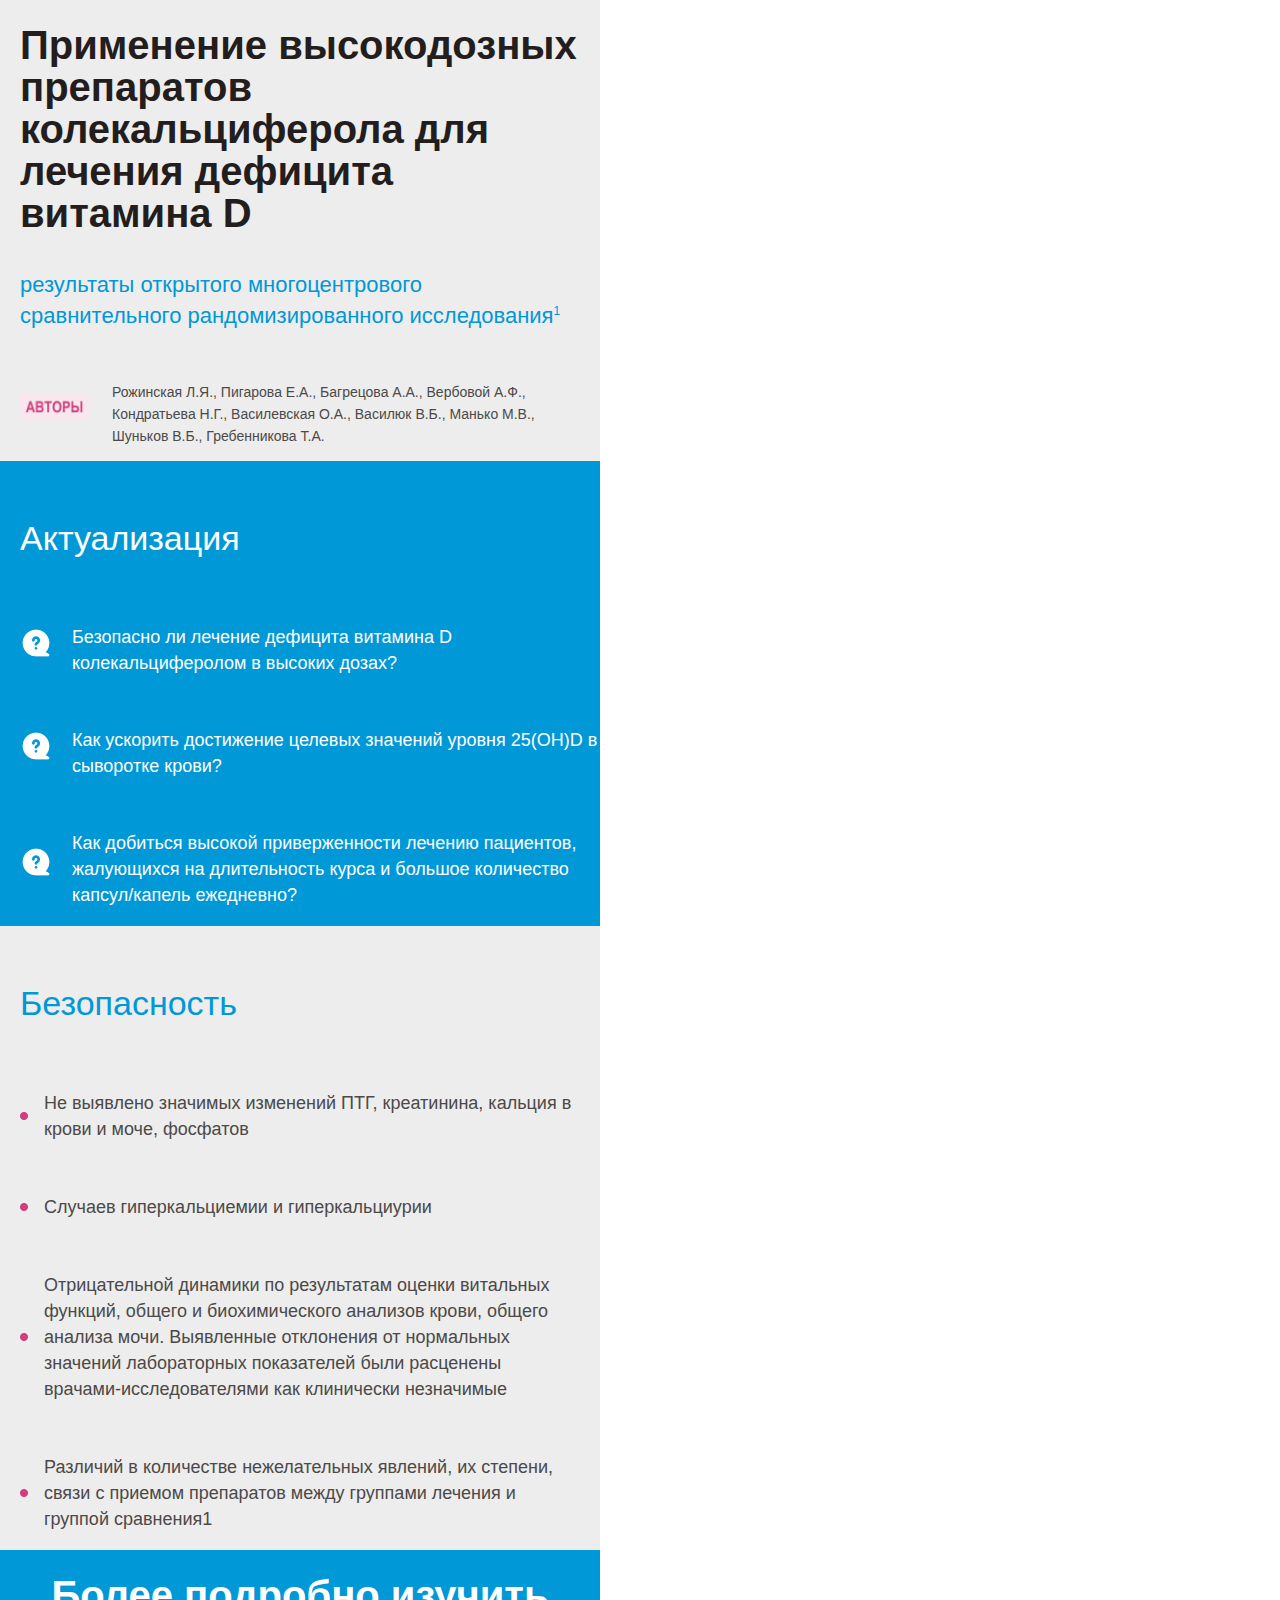
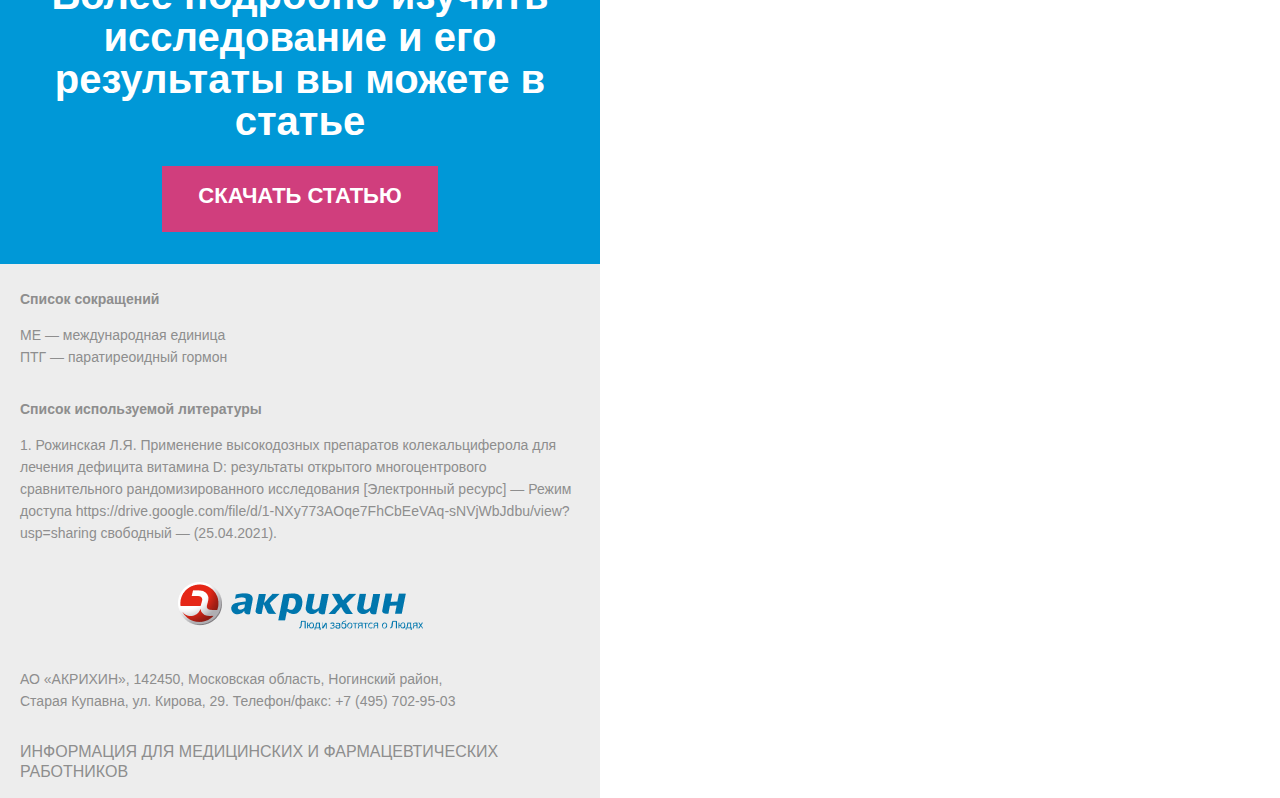
<file: Email/index.html>
<!DOCTYPE html
    PUBLIC "-//W3C//DTD XHTML 1.0 Transitional//EN" "http://www.w3.org/TR/xhtml1/DTD/xhtml1-transitional.dtd">
<html xmlns="http://www.w3.org/1999/xhtml">

<head>
    <meta http-equiv="Content-Type" content="text/html; charset=UTF-8" />
    <title>HTML Template</title>
    <meta name="viewport" content="width=device-width, initial-scale=1.0" />
    <style>
        body {
            max-width: 600px !important;
            -webkit-text-size-adjust: 100%;
            -ms-text-size-adjust: 100%;
            margin: 0;
            padding: 0;
            line-height: 100%;
        }

        [style*="Arial"] {
            font-family: 'Arial', arial, sans-serif !important;
        }
        sup{
            font-size: 12px;
        }

        img {
            outline: none;
            text-decoration: none;
            border: none;
           /* -ms-interpolation-mode: bicubic;*/
            max-width: 100% !important;
            margin: 0;
            padding: 0;
            display: block;
        }

        table td {
            border-collapse: collapse;
        }

        table {
            border-collapse: collapse;
            mso-table-lspace: 0pt;
            mso-table-rspace: 0pt;
        }
        .one{
            padding-left: 20px;
            padding-right: 20px;
        }
        .one__title{
            padding-top: 24px;
          padding-left: 20px;
          	padding-right: 20px;
        }
        .one__title b{
            font-family: Arial;
            font-size: 40px;
            line-height: 42px;
            color: #231E1D;
        }
        .one__text{
            padding-top: 16px;
           padding-left: 20px;
          	padding-right: 20px;
        }
        .one__text p{
            font-family: Arial;
            font-size: 22px;
            line-height: 26px;
            color: #0098D7;
        }
        .one__name{
            padding-top: 16px;
            padding-left: 22px;
          	padding-right: 20px;
        }
        .one__name p{
            font-family: Arial;
            font-size: 14px;
            line-height: 22px;
            color: #4C4948;
        }
        .two__title p{
            font-family: Arial;
            font-size: 34px;
            line-height: 38px;
            color: #FFFFFF;
        }
        .list__li p{
            font-family: Arial;
            font-size: 18px;
            line-height: 26px;
            color: #FFFFFF;
        }
        .two{
            padding-top: 24px;
           
        }
      .two img{
      	width:32px;
      }
        
        .two__title{
            padding-top: 24px;
            padding-left: 20px;
        }
        .two__title p{
            font-family: Arial;
            font-size: 34px;
            line-height: 38px;
            color: #FFFFFF;
        }
        .list__li{
            padding-top: 15px;
            padding-left: 20px;
        }
        .list__li p{            
            font-family: Arial;
            font-size: 18px;
            line-height: 26px;
            color: #FFFFFF;
        }
      	.three{

        }
        .three__title{
            padding-left: 20px;
            padding-top: 24px;
        }
        .three__title p{
            font-family: Arial;
            font-size: 34px;
            line-height: 38px;
            color: #0098D7;
        }
        .three__txt {
           padding-left:16px;
            padding-top: 16px;
            padding-right:20px;
        }
        .three__txt p{
           
            font-family: Arial;
            font-size: 18px;
            line-height: 26px;
            color: #4C4948;

        }
        .three__img{
          padding-top:16px;
           padding-left:20px;
            width: 8px;
        }
      .four{}
        .four__title{
            padding-left:20px;
            padding-right:20px;
            padding-top:24px;
            text-align: center;
        }
        .four__title b{
            font-family: Arial;
            font-size: 40px;
            line-height: 42px;
            text-align: center;
            color: #FFFFFF;
        }
        .four__link{
            padding-bottom: 32px;
            padding-top: 24px;
            
            /* background: #D03E7D; */
        }
        .four__link b{
       
            font-family: Arial;
            font-size: 22px;
            line-height: 60px;
            color: #FFFFFF;
        }
      .footer{

        }
        .footer__title{
            padding-top: 24px;
            padding-left: 20px;
            padding-right: 20px;
        }
        .footer__title_t{
            padding-top: 16px;
            padding-left: 20px;
            padding-right: 20px;
        }

        .footer__title_t{
            font-family: Arial;
            font-size: 14px;
            line-height: 22px;
            color: #8E8E8E;
        }

        .footer__title b{
            font-family: Arial;
            font-size: 14px;
            line-height: 22px;
            color: #8E8E8E;
        }

        .footer__txt{
          
            padding-left: 20px;
            padding-right: 20px;
        }
        .footer__txt p{
            font-family: Arial;
            font-size: 14px;
            line-height: 22px;
            color: #8E8E8E; 
        }
        .footer__img{
            padding-top: 24px;
            padding-bottom: 24px;
        }
       @media (max-width:410px) {
         	.one__title{
         	width:300px !important;	
         }
         
            .one__title b{
                font-size: 32px !important;
                line-height: 33px !important;
            }
            .four__title b{
                font-size: 32px !important;
            }
            .four__link div{
                width: 240px !important;
                height: 56px !important;
            }
            .four__link b{
                font-size: 18px;
                line-height: 55px;
                
            }
        }
    </style>
</head>

<body style="margin: 0; padding: 0;">
    <div style="font-size:0px;font-color:#ffffff;opacity:0;visibility:hidden;width:0;height:0;display:none;">Тестовое
        письмо</div>
    <table cellpadding="0" cellspacing="0" width="100%" bgcolor="#ededed">
        <table class="one" cellpadding="0" cellspacing="0" width="100%" bgcolor="#ededed">
            <tr>
                <td class="one__title"><b>Применение высокодозных препаратов колекальциферола
                    для лечения дефицита витамина D</b></td>
            </tr>
        </table>
        <table class="one" cellpadding="0" cellspacing="0" width="100%" bgcolor="#ededed">
            <tr>
                <td class="one__text">
                    <p>результаты открытого
                        многоцентрового сравнительного рандомизированного
                        исследования<sup>1</sup></p>
                </td>
            </tr>
        </table>
        <table class="one" cellpadding="0" cellspacing="0" width="100%" bgcolor="#ededed">
            <tr>
                <td style="width:70px;padding-left: 20px">
                    <img src="Frame 1.png"  alt="Авторы" />
                </td>
                <td class="one__name"><p>Рожинская Л.Я., Пигарова Е.А., Багрецова А.А., Вербовой А.Ф., Кондратьева Н.Г., Василевская О.А.,
                    Василюк В.Б., Манько М.В., Шуньков В.Б., Гребенникова Т.А.</p></td>
            </tr>
        </table>
        <table class="two" cellpadding="0" cellspacing="0" width="100%" bgcolor="#0098D7">
            <tr>
                <td class="two__title"><p>Актуализация</p></td>
            </tr>
            <tr>
                <table cellpadding="0" cellspacing="0" width="100%" bgcolor="#0098D7">
                    <tr>
                        <td width="32px" style="padding-left: 20px">
                            <img width="32" src="question_icon.png" alt="question_icon.png" /> 
                        </td>
                        <td class="list__li">
                          <p>Безопасно ли лечение дефицита витамина D колекальциферолом в высоких дозах?</p>
                      </td>
                    </tr>
                    <tr>
                        <td width="32px" style="padding-left: 20px">
                            <img src="question_icon.png" alt="question_icon.png" />
                        </td>
                        <td class="list__li"><p >Как ускорить достижение целевых значений уровня 25(ОН)D в сыворотке крови?</p></td>
                    </tr>
                    <tr>
                        <td width="32px" style="padding-left: 20px">
                            <img  src="question_icon.png" alt="question_icon.png" />
                        </td>
                        <td class="list__li"><p>Как добиться высокой приверженности лечению пациентов, жалующихся на длительность курса и большое количество капсул/капель ежедневно?</p></td>
                    </tr>
                </table>
            </tr>
        </table>
      <table class="three" cellpadding="0" cellspacing="0" width="100%" bgcolor="#ededed">
            <tr>
                <td class="three__title"><p>Безопасность</p></td>
            </tr>
            <tr>
            <tr>
                <table cellpadding="0" cellspacing="0" width="100%" bgcolor="#ededed" align="center">
            <tr>
                <td class="three__img"><img src="bullet_icon.png" alt="."></td>
                <td class="three__txt"><p>Не выявлено значимых изменений ПТГ, креатинина, кальция в крови и моче, фосфатов</p></td>
            </tr>
            <tr>
                <td><img  class="three__img" src="bullet_icon.png" alt="."></td>
                <td class="three__txt"><p>Случаев гиперкальциемии и гиперкальциурии</p></td>
            </tr>
            <tr>
                <td><img  class="three__img" src="bullet_icon.png" alt="."></td>
                <td class="three__txt"><p>Отрицательной динамики по результатам оценки витальных функций, общего и биохимического анализов крови, общего анализа мочи. Выявленные отклонения от нормальных значений лабораторных показателей были расценены врачами-исследователями как клинически незначимые</p></td>
            </tr>
            <tr>
                <td ><img  class="three__img" src="bullet_icon.png" alt="."></td>
                <td class="three__txt" ><p>Различий в количестве нежелательных явлений, их степени, связи с приемом препаратов между группами лечения и группой сравнения1</p></td>
                </tr>
            </table>
          </tr>
        </table>
       <table class="four" cellpadding="0" cellspacing="0" width="100%" bgcolor="#0098D7">
            <tr>
                <td class="four__title">
                    <b>Более подробно изучить исследование и его результаты вы можете в статье</b>
                </td>
            </tr>
        
            <tr >
             
                <td class="four__link" align="center">
                    <div style="width: 276px; height:66px; background: #D03E7D; text-align: center;">
                        <a href="#" style="text-decoration: none"><b>СКАЧАТЬ СТАТЬЮ</b></a>
                    </div>
                </td>
            </tr>
        </table>
      <table class="footer" cellpadding="0" cellspacing="0" width="100%" bgcolor="#ededed">
            <tr>
                <td class="footer__title">
                    <b>Список сокращений</b>
                </td>
            </tr>
            <tr>
                <td class="footer__txt">
                    <p>МЕ — международная единица <br> ПТГ — паратиреоидный гормон</p>
                </td>
            </tr>
        </table>
        <table class="footer" cellpadding="0" cellspacing="0" width="100%" bgcolor="#ededed">
            <tr>
                <td class="footer__title_t">
                    <b>Список используемой литературы</b>
                </td>
            </tr>
            <tr>
                <td class="footer__txt">
                    <p>1. Рожинская Л.Я. Применение высокодозных препаратов колекальциферола для лечения дефицита витамина D: результаты открытого многоцентрового сравнительного рандомизированного исследования [Электронный ресурс] — Режим доступа https://drive.google.com/file/d/1-NXy773AOqe7FhCbEeVAq-sNVjWbJdbu/view?usp=sharing свободный — (25.04.2021). </p>
                </td>
            </tr>
        </table>
        <table class="footer" cellpadding="0" cellspacing="0" width="100%" bgcolor="#ededed">
            <tr>
                <td class="footer__img" align="center">
                    <img src="logo_akrihin.png" alt="Акрихин">
                </td>
            </tr>
        </table>
        <table cellpadding="0" cellspacing="0" width="100%" bgcolor="#ededed">
            <tr>
                <td class="footer__txt" style="padding-bottom: 0px;"><p>АО «АКРИХИН», 142450, Московская область, Ногинский район, <br> Старая Купавна, ул. Кирова, 29. Телефон/факс: +7 (495) 702-95-03</p></td>
            </tr>
            <tr>
                <td style="padding-left: 20px; padding-right: 20px;"><p style="font-family: Arial;
                    font-size: 16px;
                    line-height: 20px;
                    color: #8E8E8E;">ИНФОРМАЦИЯ ДЛЯ МЕДИЦИНСКИХ И ФАРМАЦЕВТИЧЕСКИХ РАБОТНИКОВ</p></td>
            </tr>
        </table>
    </table>
</body>
</html>
</file>
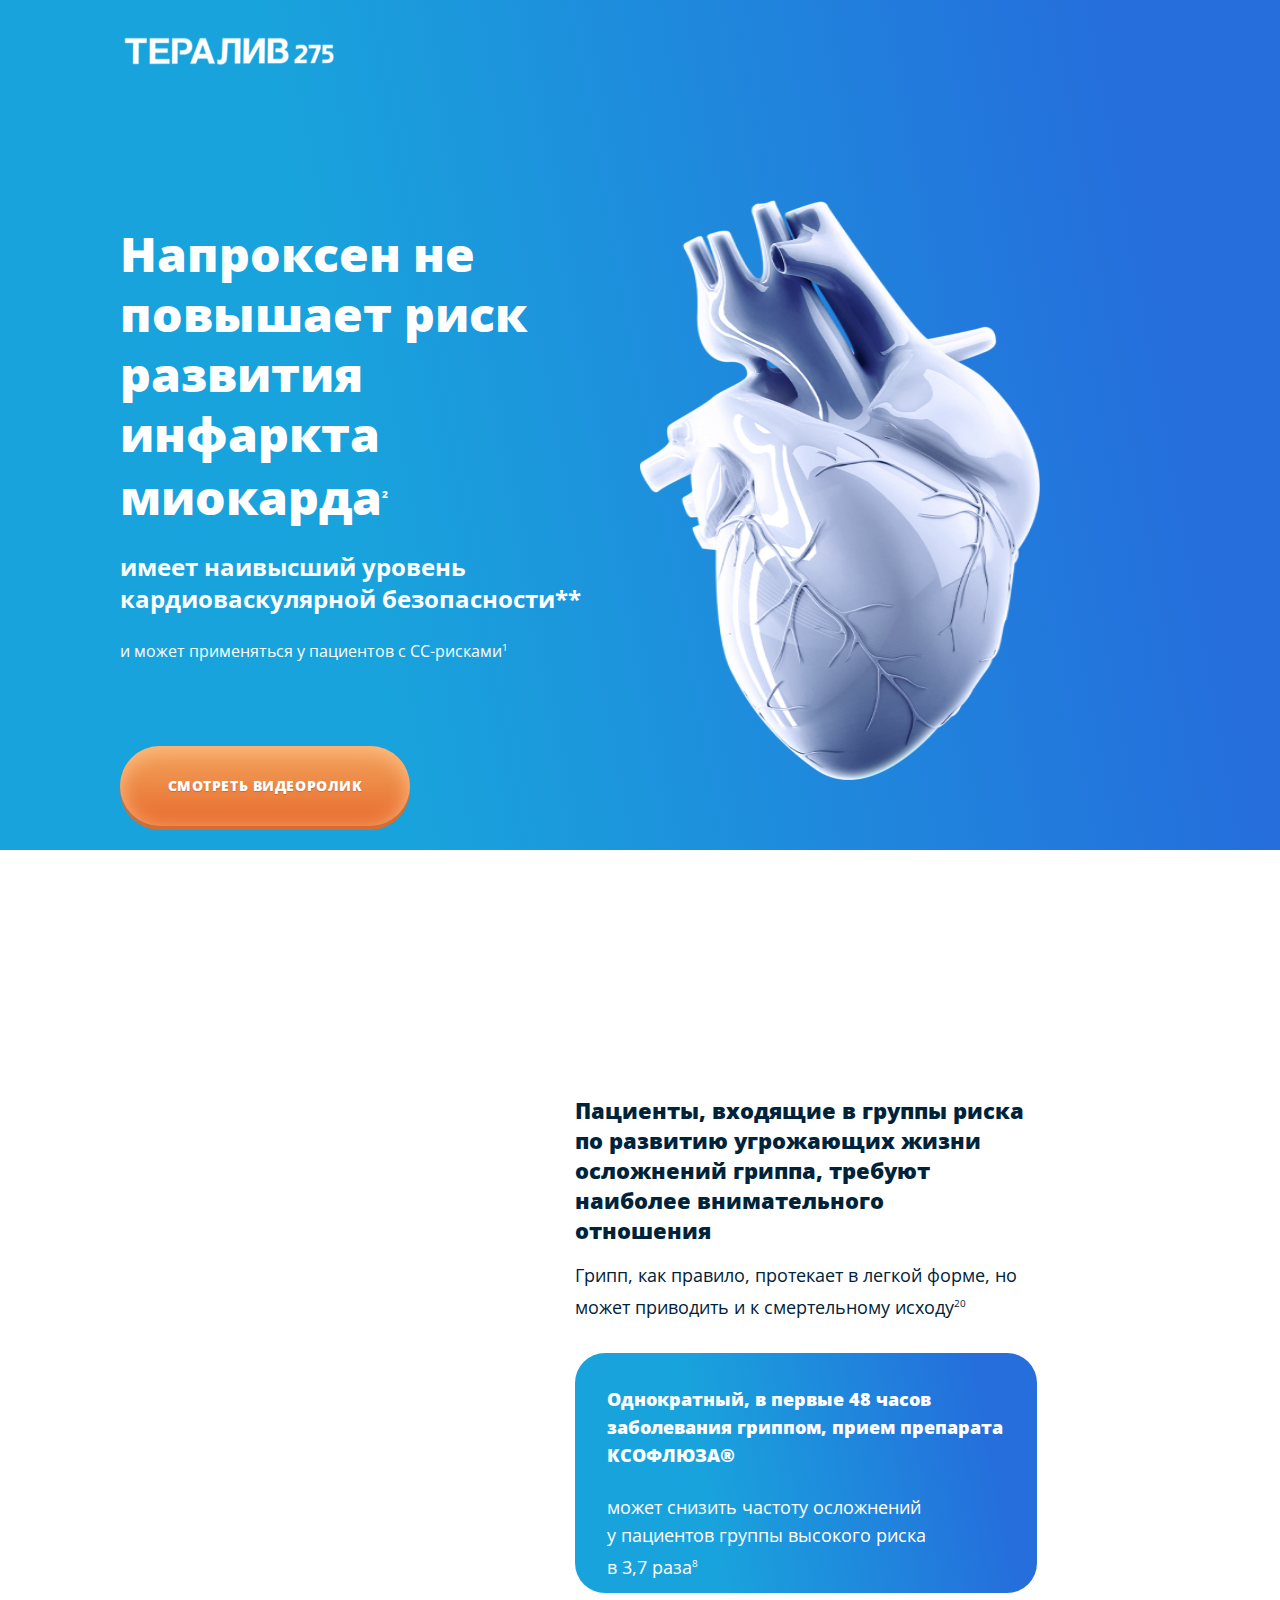
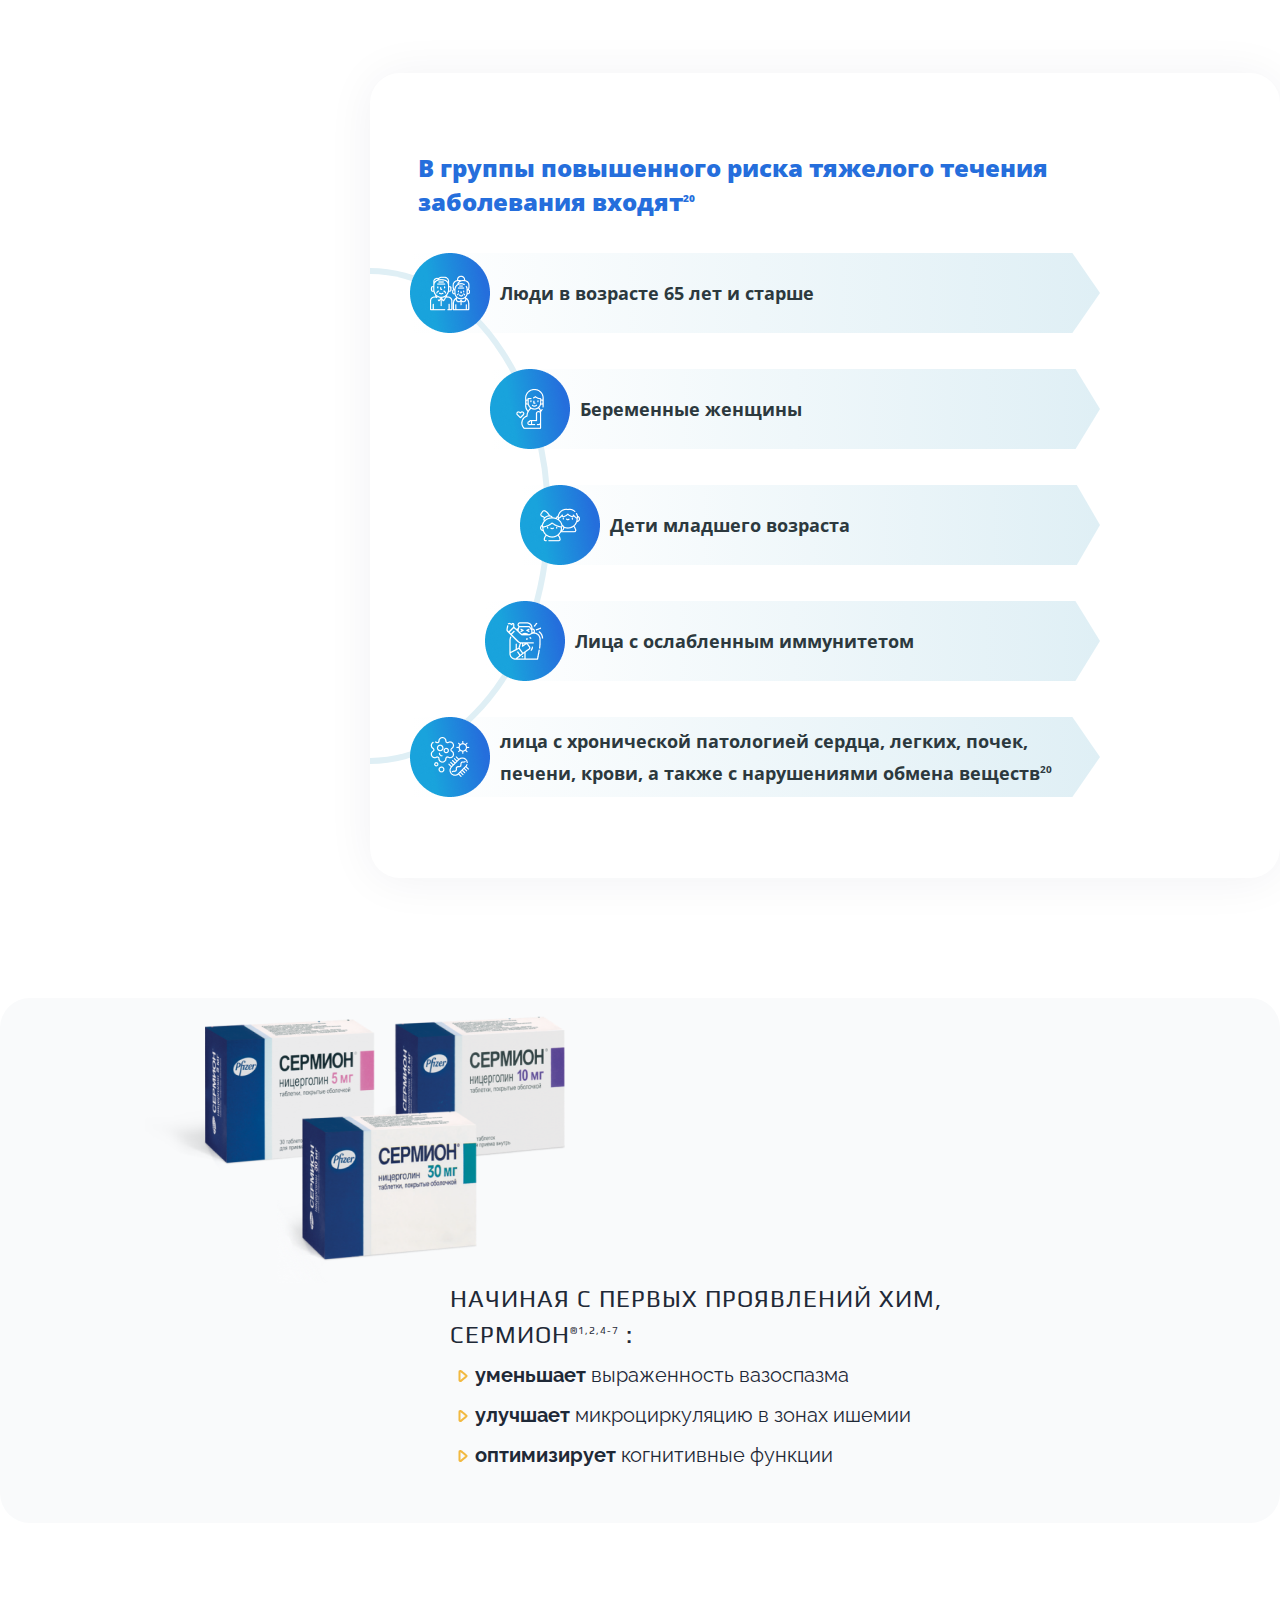
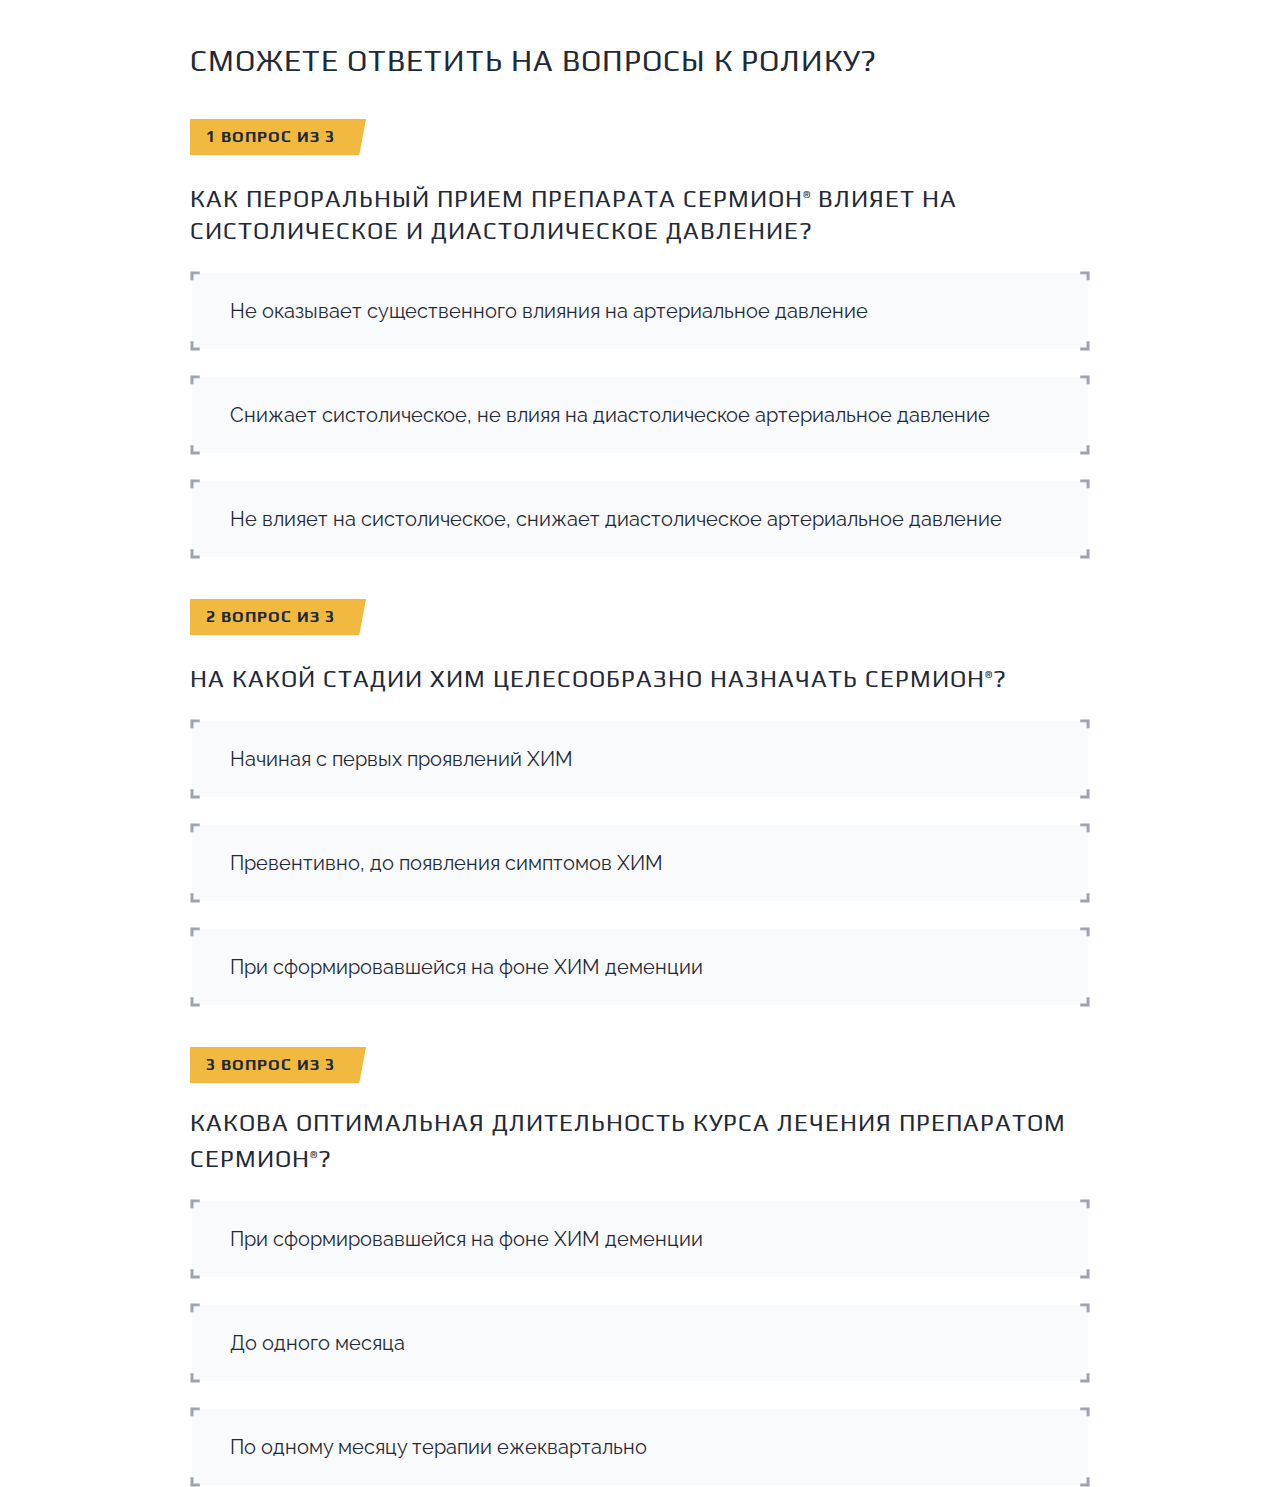
<file: landing/index.html>
<!DOCTYPE html>
<html lang="en">

<head>
    <meta charset="UTF-8">
    <meta http-equiv="X-UA-Compatible" content="IE=edge">
    <meta name="viewport" content="width=device-width, initial-scale=1.0">
    <link rel="preconnect" href="https://fonts.googleapis.com">
    <link rel="preconnect" href="https://fonts.gstatic.com" crossorigin>
    <link
        href="https://fonts.googleapis.com/css2?family=Open+Sans:wght@300;600;700;800&family=Play:wght@400;700&family=Raleway:wght@300;500;700;800&display=swap"
        rel="stylesheet">

    <link rel="stylesheet" href="css/style.css">
    <title>Document</title>
</head>

<body>
    <section class="video">

        <!-- <div class="vidoe__player"> -->
        <video
            src="https://files.doktornarabote.ru/KonstantinGalin/microsites/theraflex_ms_3/videos/teraliv%20final%20cut%2030sec.mp4"
            preload="metadata" controls>
        </video>
        <!-- </div> -->
        <div class="video__img"><img src="img/Group 36.png" alt="*" class="video__close"></div>
    </section>
    <header class="header">
        <img src="img/Mask Group.png" alt="Тералив" class="header__logo">
        <article class="header__content">
            <div class="header__title">
                <h1>Напроксен не повышает риск развития инфаркта миокарда<sup>2</sup></h1>
                <p>имеет наивысший уровень кардиоваскулярной безопасности**</p>
                <p class="header__comment">и может применяться у пациентов с СС-рисками<sup>1</sup></p>
                <button class="video__open">СМОТРЕТЬ ВИДЕОРОЛИК</button>
            </div>
            <img src="img/image 13.png" alt="" class="header__heart">
        </article>
    </header>
    <section class="dangerous">
        <article class="dangerous__p1">
            <h4>Пациенты, входящие в группы риска по развитию угрожающих жизни осложнений гриппа, требуют наиболее
                внимательного отношения </h3>
                <p>Грипп, как правило, протекает в легкой форме, но может приводить и к смертельному исходу<sup>20</sup>
                </p>
                <div class="dangerous__instr">
                    <h4>Однократный, в первые 48 часов заболевания гриппом, прием препарата КСОФЛЮЗА®</h4>
                    <p>может снизить частоту осложнений у пациентов группы высокого риска в 3,7 раза<sup>8</sup></p>
                </div>
        </article>
        <article class="dangerous__p2">
            <h3>В группы повышенного риска тяжелого течения заболевания входят<sup>20</sup></h3>

            <div class="structure">
                <div class="structure__circle"></div>
                <div class="structure__container" id='str1'>
                    <img src="img/grandparents.png" alt="." class="structure__img">
                    <div class="structure__block">
                        <p>Люди в возрасте 65 лет и старше</p>
                    </div>
                </div>

                <div class="structure__container" id='str2'>
                    <img src="img/pregnant.png" alt="." class="structure__img">
                    <div class="structure__block">
                        <p>Беременные женщины</p>
                    </div>
                </div>
                <div class="structure__container" id='str3'>
                    <img src="img/children.png" alt="." class="structure__img">
                    <div class="structure__block">
                        <p>Дети младшего возраста</p>
                    </div>
                </div>
                <div class="structure__container" id='str4'>
                    <img src="img/cough.png" alt="." class="structure__img">
                    <div class="structure__block">
                        <p>Лица с ослабленным иммунитетом</p>
                    </div>
                </div>
                <div class="structure__container" id='str5'>
                    <img src="img/microorganism.png" alt="." class="structure__img">
                    <div class="structure__block">
                        <p>лица с хронической патологией сердца, легких, почек, печени, крови, а также с нарушениями
                            обмена веществ<sup>20</sup></p>
                    </div>
                </div>
            </div>
        </article>
    </section>
    <section class="pills">
        <img src="img/Group 6.png" alt="">
        <div class="list">
            <h6>Начиная с первых проявлений ХИМ, Сермион<sup>®1,2,4-7</sup> : </h6>
            <ul>
                <li><span class="list__span">уменьшает </span> выраженность вазоспазма</li>
                <li><span class="list__span">улучшает </span> микроциркуляцию в зонах ишемии</li>
                <li><span class="list__span">оптимизирует </span> когнитивные функции</li>
            </ul>
        </div>
    </section>
    <section class="test">
        <h2>Сможете ответить на вопросы к ролику?</h2>
        <article class="ques" id="q1">
            <div class="ques__number">
                <p>1 вопрос из 3</p>
            </div>

            <h4>Как пероральный прием препарата Сермион<sup>®</sup> влияет на систолическое и диастолическое давление?
            </h4>
            <div class="ques__block" id="q1_1">
                <div class="ques__text">
                    <p>Не оказывает существенного влияния на артериальное давление</p>
                </div>
                <div class="ques__true">
                    <h5>Верно!</h5>
                    <p>Систолическое и диастолическое давление не изменяется после перорального приема
                        Сермиона<sup>®</sup>, или же снижается незначительно, без существенной разницы по сравнению с
                        плацебо<sup>4</sup></p>
                </div>
            </div>
            <div class="ques__block" id="q1_2">
                <div class="ques__text ">
                    <p>Снижает систолическое, не влияя на диастолическое артериальное давление</p>
                </div>
                <div class="ques__false">
                    <h5>Ошибка(</h5>
                    <p>Систолическое и диастолическое давление не изменяется после перорального приема
                        Сермиона<sup>®</sup>, или же снижается незначительно, без существенной разницы по сравнению с
                        плацебо<sup>4</sup></p>
                </div>
            </div>
            <div class="ques__block" id="q1_3">
                <div class="ques__text">
                    <p>Не влияет на систолическое, снижает диастолическое артериальное давление</p>
                </div>
                <div class="ques__false">
                    <h5>Ошибка(</h5>
                    <p>Систолическое и диастолическое давление не изменяется после перорального приема
                        Сермиона<sup>®</sup> или же снижается незначительно, без существенной разницы по сравнению с
                        плацебо<sup>4</sup> </p>
                </div>
            </div>
        </article>
        <article class="ques" id="q2">
            <div class="ques__number">
                <p>2 вопрос из 3</p>
            </div>
            <h4>На какой стадии ХИМ целесообразно назначать Сермион<sup>®</sup>?</h4>
            <div class="ques__block" id="q2_1">
                <div class="ques__text">
                    <p>Начиная с первых проявлений ХИМ</p>
                </div>
                <div class="ques__true">
                    <h5>Верно!</h5>
                    <p>Одной из основных причин ХИМ является вазоспазм. Начиная с первых проявлений ХИМ,
                        Сермион<sup>®</sup> уменьшает выраженность вазоспазма, улучшает микроциркуляцию и оптимизирует
                        когнитивные функции1,2,4-7</p>
                </div>
            </div>
            <div class="ques__block" id="q2_2">
                <div class="ques__text">
                    <p>Превентивно, до появления симптомов ХИМ</p>
                </div>
                <div class="ques__false">
                    <h5>Ошибка(</h5>
                    <p> Одной из основных причин ХИМ является вазоспазм. Начиная с первых проявлений ХИМ,
                        Сермион<sup>®</sup> уменьшает выраженность вазоспазма, улучшает микроциркуляцию и оптимизирует
                        когнитивные функции1,2,4-7 </p>
                </div>
            </div>
            <div class="ques__block" id="q2_3">
                <div class="ques__text">
                    <p>При сформировавшейся на фоне ХИМ деменции</p>
                </div>
                <div class="ques__false">
                    <h5>Ошибка(</h5>
                    <p>Одной из основных причин ХИМ является вазоспазм. Начиная с первых проявлений ХИМ,
                        Сермион<sup>®</sup> уменьшает выраженность вазоспазма, улучшает микроциркуляцию и оптимизирует
                        когнитивные функции1,2,4-7</p>
                </div>
            </div>
        </article>
        <article class="ques" id="q3">
            <div class="ques__number">
                <p>3 вопрос из 3</p>
            </div>
            <h4>Какова оптимальная длительность курса лечения препаратом Сермион<sup>®</sup>?</h4>
            <div class="ques__block" id="q3_1">
                <div class="ques__text">
                    <p>При сформировавшейся на фоне ХИМ деменции</p>
                </div>

                <div class="ques__true">
                    <h5>Верно!</h5>
                    <p>Рекомендованная суточная доза препарата Сермион® 30 — 60 мг. Курс лечения 3-6 месяцев (можно
                        повторять 1-2 раза в год)1,12</p>
                </div>
            </div>
            <div class="ques__block" id="q3_2">
                <div class="ques__text">
                    <p>До одного месяца</p>
                </div>
                <div class="ques__false">
                    <h5>Ошибка(</h5>
                    <p>Рекомендованная суточная доза препарата Сермион® 30 — 60 мг. Курс лечения 3-6 месяцев (можно
                        повторять 1-2 раза в год)1,12</p>
                </div>
            </div>
            </div>
            <div class="ques__block" id="q3_3">
                <div class="ques__text">
                    <p>По одному месяцу терапии ежеквартально</p>
                </div>
                <div class="ques__false">
                    <h5>Ошибка(</h5>
                    <p>Рекомендованная суточная доза препарата Сермион® 30 — 60 мг. Курс лечения 3-6 месяцев (можно
                        повторять 1-2 раза в год)1,12</p>
                </div>
            </div>
        </article>
    </section>
    <script type="text/javascript" src="https://code.jquery.com/jquery-3.2.1.min.js"></script>
    <script src="js/skript.js"></script>
</body>



</html>
</file>
<file: landing/css/style.css>
@charset "UTF-8";
* {
  padding: 0;
  margin: 0;
  border: 0;
}

*, *:before, *:after {
  -webkit-box-sizing: border-box;
  box-sizing: border-box;
}

:focus, :active {
  outline: none;
}

a:focus, a:active {
  outline: none;
}

nav, footer, header, aside {
  display: block;
}

html, body {
  height: 100%;
  width: 100%;
  font-size: 100%;
  line-height: 1;
  font-size: 14px;
  -ms-text-size-adjust: 100%;
  -moz-text-size-adjust: 100%;
  -webkit-text-size-adjust: 100%;
}

input, button, textarea {
  font-family: inherit;
}

input::-ms-clear {
  display: none;
}

button {
  cursor: pointer;
}

button::-moz-focus-inner {
  padding: 0;
  border: 0;
}

a, a:visited {
  text-decoration: none;
}

a:hover {
  text-decoration: none;
}

ul li {
  list-style: none;
}

img {
  vertical-align: top;
}

h1, h2, h3, h4, h5, h6 {
  font-size: inherit;
  font-weight: 400;
}

/*--------------------*/
sup {
  font-size: 10px;
}

.pills .list .list__span {
  font-weight: bold;
}

.video {
  z-index: 1;
  position: fixed;
  width: 100%;
  height: 100%;
  background: rgba(10, 15, 51, 0.24);
  display: -webkit-inline-box;
  display: -ms-inline-flexbox;
  display: inline-flex;
  -webkit-box-align: center;
      -ms-flex-align: center;
          align-items: center;
  -webkit-box-pack: center;
      -ms-flex-pack: center;
          justify-content: center;
  display: none;
}
.video video {
  width: 53%;
  height: 62%;
  border-radius: 30px;
}
.video .video__img {
  width: 20%;
  height: 62%;
  text-align: right;
  border-radius: 1px solid black;
}
.video .video__img img {
  width: 48px;
  height: 48px;
  background: -webkit-gradient(linear, left top, left bottom, from(#F2A45C), to(#E86B2E));
  background: linear-gradient(180deg, #F2A45C 0%, #E86B2E 100%);
  -webkit-box-shadow: 0px 3px 0px #D76B30, inset 0px 4px 20px #FFBD86;
          box-shadow: 0px 3px 0px #D76B30, inset 0px 4px 20px #FFBD86;
  border-radius: 40px;
}

.header {
  margin: 0px auto;
  max-width: 1920px;
  height: -webkit-fit-content;
  height: -moz-fit-content;
  height: fit-content;
  background: linear-gradient(79.62deg, #19A3DC 29.11%, #256EDC 88.06%);
}

.header__logo {
  margin-left: 320px;
  margin-top: 32px;
}

.header__content {
  max-width: 1000px;
  margin-top: 128px;
  margin-left: 320px;
  display: -webkit-box;
  display: -ms-flexbox;
  display: flex;
  -webkit-box-align: center;
      -ms-flex-align: center;
          align-items: center;
}

.header__title {
  width: 60%;
}
.header__title h1 {
  font-family: Open Sans;
  font-style: normal;
  font-weight: 800;
  font-size: 48px;
  /* or 125% */
  color: #FFFFFF;
  line-height: 60px;
}
.header__title p {
  margin-top: 24px;
  font-family: Open Sans;
  font-style: normal;
  font-weight: bold;
  font-size: 24px;
  /* or 125% */
  color: #FFFFFF;
  line-height: 32px;
}
.header__title .header__comment {
  margin-top: 16px;
  font-family: Open Sans;
  font-style: normal;
  font-weight: normal;
  font-size: 16px;
  /* or 125% */
  color: #FFFFFF;
  line-height: 32px;
}
.header__title button {
  width: 290px;
  height: 80px;
  margin-top: 78px;
  /* orange_gradient */
  background: -webkit-gradient(linear, left top, left bottom, from(#F2A45C), to(#E86B2E));
  background: linear-gradient(180deg, #F2A45C 0%, #E86B2E 100%);
  -webkit-box-shadow: 0px 4px 0px #D76B30, inset 0px 4px 20px #FFBD86;
          box-shadow: 0px 4px 0px #D76B30, inset 0px 4px 20px #FFBD86;
  border-radius: 40px;
  /*text*/
  text-align: center;
  letter-spacing: 0.04em;
  text-shadow: 0px 1px 1px rgba(46, 46, 46, 0.24);
  font-family: Open Sans;
  font-style: normal;
  font-weight: 800;
  font-size: 14px;
  /* or 125% */
  color: #FFFFFF;
  line-height: 20px;
}

.header__heart {
  width: 355px;
  height: 580px;
  margin-left: 90px;
  margin-bottom: 70px;
  -webkit-animation: pulse 2s infinite;
          animation: pulse 2s infinite;
  z-index: 0;
}

.dangerous {
  max-width: 1920px;
  padding-top: 120px;
  margin: 0px auto;
  padding-left: 320px;
  display: -webkit-box;
  display: -ms-flexbox;
  display: flex;
  -webkit-box-align: center;
      -ms-flex-align: center;
          align-items: center;
}

.dangerous__p1 {
  max-width: 500px;
}
.dangerous__p1 h4 {
  font-family: Open Sans;
  font-style: normal;
  font-weight: 800;
  font-size: 22px;
  /* or 125% */
  color: #FFFFFF;
  line-height: 30px;
  color: #00233C;
}
.dangerous__p1 p {
  font-family: Open Sans;
  font-style: normal;
  font-weight: normal;
  font-size: 18px;
  /* or 125% */
  color: #FFFFFF;
  line-height: 28px;
  color: #00233C;
  margin-top: 16px;
}
.dangerous__p1 .dangerous__instr {
  width: 462px;
  height: 240px;
  background: linear-gradient(79.62deg, #19A3DC 29.11%, #256EDC 88.06%);
  border-radius: 30px;
  margin-top: 32px;
}
.dangerous__p1 .dangerous__instr h4 {
  font-family: Open Sans;
  font-style: normal;
  font-weight: 800;
  font-size: 18px;
  /* or 125% */
  color: #FFFFFF;
  padding-left: 32px;
  padding-top: 32px;
  line-height: 28px;
}
.dangerous__p1 .dangerous__instr p {
  font-family: Open Sans;
  font-style: normal;
  font-weight: normal;
  font-size: 18px;
  /* or 125% */
  color: #FFFFFF;
  line-height: 28px;
  padding-left: 32px;
  padding-top: 8px;
  padding-right: 105px;
}

.dangerous__p2 {
  max-width: 1298px;
  height: 805px;
  background: #FFFFFF;
  margin-left: 40px;
  -webkit-box-shadow: 0px 2px 48px rgba(0, 35, 60, 0.06);
          box-shadow: 0px 2px 48px rgba(0, 35, 60, 0.06);
  border-radius: 30px 0px 0px 30px;
}
.dangerous__p2 h3 {
  font-family: Open Sans;
  font-style: normal;
  font-weight: 800;
  font-size: 24px;
  /* or 125% */
  color: #FFFFFF;
  line-height: 30px;
  color: #256EDC;
  margin-top: 80px;
  margin-left: 48px;
  padding-right: 150px;
}

.structure {
  max-width: 730px;
  height: 544px;
}

.structure__circle {
  margin-top: 15px;
  position: absolute;
  width: 181px;
  height: 496px;
  border-top: 6px solid #dfeff5;
  border-bottom: 6px solid #dfeff5;
  border-right: 6px solid #dfeff5;
  border-radius: 0 100% 100% 0/0 50% 50% 0;
  z-index: 0;
}

.structure__container {
  display: -webkit-box;
  display: -ms-flexbox;
  display: flex;
  -webkit-box-align: center;
      -ms-flex-align: center;
          align-items: center;
  margin-top: 36px;
}
.structure__container .structure__img {
  width: 80px;
  height: 80px;
  position: absolute;
  z-index: 1;
}

.structure__block {
  display: -webkit-box;
  display: -ms-flexbox;
  display: flex;
  -webkit-box-align: center;
      -ms-flex-align: center;
          align-items: center;
  width: 700px;
  height: 80px;
  -webkit-clip-path: polygon(96% 0, 0 0, 0 100%, 96% 100%, 100% 50%);
          clip-path: polygon(96% 0, 0 0, 0 100%, 96% 100%, 100% 50%);
  background: -webkit-gradient(linear, right top, left top, from(#DFEFF5), to(rgba(223, 239, 245, 0)));
  background: linear-gradient(270deg, #DFEFF5 0%, rgba(223, 239, 245, 0) 100%);
}
.structure__block p {
  display: block;
  margin-left: 90px;
  font-family: Open Sans;
  font-style: normal;
  font-weight: bold;
  font-size: 18px;
  line-height: 28px;
  /* identical to box height, or 156% */
  /* Neutral/Grey Dark */
  color: #2C393E;
}

#str1, #str5 {
  margin-left: 40px;
}

#str2 {
  margin-left: 120px;
}

#str4 {
  margin-left: 115px;
}

#str3 {
  margin-left: 150px;
}

.pills {
  max-width: 1280px;
  height: 430px;
  background: #F9FAFB;
  border-radius: 30px;
  margin: 0px auto;
  display: -webkit-box;
  display: -ms-flexbox;
  display: flex;
  -webkit-box-align: center;
      -ms-flex-align: center;
          align-items: center;
  margin-top: 120px;
}
.pills img {
  width: 540px;
  height: 270px;
  padding-left: 85px;
  padding-right: 35px;
}
.pills .list {
  height: 193px;
}
.pills .list h6 {
  font-family: Play;
  font-style: normal;
  font-weight: normal;
  font-size: 24px;
  line-height: 32px;
  /* identical to box height, or 120% */
  letter-spacing: 1px;
  text-transform: uppercase;
  /* Neutral/800 */
  color: #1F2937;
}
.pills .list li {
  background: url(bullet_icon.png) no-repeat 0 5px;
  padding-left: 25px;
  font-family: Raleway;
  font-style: normal;
  font-weight: normal;
  font-size: 20px;
  line-height: 32px;
  /* identical to box height, or 160% */
  -webkit-font-feature-settings: "pnum" on, "lnum" on;
          font-feature-settings: "pnum" on, "lnum" on;
  /* Neutral/800 */
  color: #1F2937;
  margin-top: 8px;
}
.pills .list ul:first-child {
  margin-top: 16px;
}
.ques__true {
  display: none;
}

.ques__false {
  display: none;
}

.test {
  max-width: 900px;
  margin: 0px auto;
  margin-left: 320px;
  margin-top: 120px;
}
.test h2 {
  font-family: Play;
  font-style: normal;
  font-weight: normal;
  font-size: 30px;
  line-height: 36px;
  /* identical to box height, or 120% */
  letter-spacing: 1px;
  text-transform: uppercase;
  /* Neutral/800 */
  color: #1F2937;
}
.test .ques__true {
  max-width: 920px;
  margin-top: 24px;
}
.test .ques__true h5 {
  font-family: Play;
  font-style: normal;
  font-weight: bold;
  font-size: 16px;
  line-height: 20px;
  /* identical to box height, or 120% */
  letter-spacing: 1px;
  text-transform: uppercase;
  /* Neutral/800 */
  color: #1F2937;
  color: #14B83A;
}
.test .ques__true p {
  font-family: Play;
  font-style: normal;
  font-weight: normal;
  font-size: 16px;
  line-height: 20px;
  /* identical to box height, or 120% */
  letter-spacing: 1px;
  text-transform: uppercase;
  /* Neutral/800 */
  color: #1F2937;
  margin-top: 7px;
}
.test .ques__false {
  max-width: 920px;
  margin-top: 24px;
}
.test .ques__false h5 {
  font-family: Play;
  font-style: normal;
  font-weight: bold;
  font-size: 16px;
  line-height: 20px;
  /* identical to box height, or 120% */
  letter-spacing: 1px;
  text-transform: uppercase;
  /* Neutral/800 */
  color: #1F2937;
  color: #D10F22;
}
.test .ques__false p {
  font-family: Play;
  font-style: normal;
  font-weight: normal;
  font-size: 16px;
  line-height: 20px;
  /* identical to box height, or 120% */
  letter-spacing: 1px;
  text-transform: uppercase;
  /* Neutral/800 */
  color: #1F2937;
  margin-top: 7px;
}
.test .ques .ques__number {
  margin-top: 40px;
  width: 178px;
  height: 36px;
  background: url("Rectangle 156.png") no-repeat;
}
.test .ques .ques__number p {
  padding-left: 16px;
  font-family: Play;
  font-style: normal;
  font-weight: bold;
  font-size: 16px;
  line-height: 36px;
  /* identical to box height, or 120% */
  letter-spacing: 1px;
  text-transform: uppercase;
  /* Neutral/800 */
  color: #1F2937;
}
.test .ques h4 {
  max-width: 900px;
  margin-top: 24px;
  font-family: Play;
  font-style: normal;
  font-weight: normal;
  font-size: 24px;
  line-height: 32px;
  /* identical to box height, or 120% */
  letter-spacing: 1px;
  text-transform: uppercase;
  /* Neutral/800 */
  color: #1F2937;
}
.test .ques ._actT {
  cursor: pointer;
  max-width: 920px;
  height: 80px;
  display: -webkit-box;
  display: -ms-flexbox;
  display: flex;
  -webkit-box-align: center;
      -ms-flex-align: center;
          align-items: center;
  margin-top: 24px;
  height: 80px;
  background: #F9FAFB;
  padding-left: 40px;
  background: url(bg+.png);
  background-size: 100% 100%;
}
.test .ques ._actT p {
  display: inline-block;
  font-family: Raleway;
  font-style: normal;
  font-weight: normal;
  font-size: 20px;
  line-height: 32px;
  /* identical to box height, or 160% */
  -webkit-font-feature-settings: "pnum" on, "lnum" on;
          font-feature-settings: "pnum" on, "lnum" on;
  /* Neutral/800 */
  color: #1F2937;
}
.test .ques ._actF {
  cursor: pointer;
  max-width: 920px;
  height: 80px;
  display: -webkit-box;
  display: -ms-flexbox;
  display: flex;
  -webkit-box-align: center;
      -ms-flex-align: center;
          align-items: center;
  margin-top: 24px;
  height: 80px;
  background: #F9FAFB;
  padding-left: 40px;
  background: url(bg-.png);
  background-size: 100% 100%;
}
.test .ques ._actF p {
  font-family: Raleway;
  font-style: normal;
  font-weight: normal;
  font-size: 20px;
  line-height: 32px;
  /* identical to box height, or 160% */
  -webkit-font-feature-settings: "pnum" on, "lnum" on;
          font-feature-settings: "pnum" on, "lnum" on;
  /* Neutral/800 */
  color: #1F2937;
}
.test .ques .ques__text {
  cursor: pointer;
  max-width: 920px;
  height: 80px;
  display: -webkit-box;
  display: -ms-flexbox;
  display: flex;
  -webkit-box-align: center;
      -ms-flex-align: center;
          align-items: center;
  margin-top: 24px;
  height: 80px;
  background: #F9FAFB;
  padding-left: 40px;
  background: url(default1.png);
  background-size: 100% 100%;
}
.test .ques .ques__text:hover {
  background: url(hover2.png);
  background-size: 100% 100%;
}
.test .ques .ques__text p {
  display: inline-block;
  font-family: Raleway;
  font-style: normal;
  font-weight: normal;
  font-size: 20px;
  line-height: 32px;
  /* identical to box height, or 160% */
  -webkit-font-feature-settings: "pnum" on, "lnum" on;
          font-feature-settings: "pnum" on, "lnum" on;
  /* Neutral/800 */
  color: #1F2937;
}

/*анимация сердцебиения*/
@-webkit-keyframes pulse {
  0% {
    -webkit-transform: scale(0.7);
            transform: scale(0.7);
    -moz-transition: 1s;
    -o-transition: 1s;
    -webkit-transition: 1s;
  }
  20% {
    -webkit-transform: scale(0.8);
            transform: scale(0.8);
    -moz-transition: 1s;
    -o-transition: 1s;
    -webkit-transition: 1s;
  }
  40% {
    -webkit-transform: scale(1);
            transform: scale(1);
    -moz-transition: 1s;
    -o-transition: 1s;
    -webkit-transition: 1s;
  }
  100% {
    -webkit-transform: scale(0.7);
            transform: scale(0.7);
    -moz-transition: 1s;
    -o-transition: 1s;
    -webkit-transition: 1s;
  }
}
@keyframes pulse {
  0% {
    -webkit-transform: scale(0.7);
            transform: scale(0.7);
    -moz-transition: 1s;
    -o-transition: 1s;
    -webkit-transition: 1s;
  }
  20% {
    -webkit-transform: scale(0.8);
            transform: scale(0.8);
    -moz-transition: 1s;
    -o-transition: 1s;
    -webkit-transition: 1s;
  }
  40% {
    -webkit-transform: scale(1);
            transform: scale(1);
    -moz-transition: 1s;
    -o-transition: 1s;
    -webkit-transition: 1s;
  }
  100% {
    -webkit-transform: scale(0.7);
            transform: scale(0.7);
    -moz-transition: 1s;
    -o-transition: 1s;
    -webkit-transition: 1s;
  }
}
/*-------------*/
@media screen and (max-width: 1600px) {
  .header__logo {
    margin-left: 120px;
  }

  .header__content {
    margin-left: 120px;
  }

  .dangerous {
    max-width: 1500px;
    margin: 0px auto;
    display: block;
    margin-top: 125px;
  }
  .dangerous .dangerous__p1 {
    margin-left: 100px;
  }
  .dangerous .dangerous__p2 {
    max-width: 1000px;
    margin-left: 350px;
  }
  .dangerous .dangerous__p2 h3 {
    padding-top: 80px;
  }
}
.test {
  margin: 0px auto;
  margin-top: 120px;
}

@media screen and (max-width: 1300px) {
  .dangerous {
    max-width: 1600px;
    margin: 0px auto;
    display: block;
    margin-top: 125px;
  }
  .dangerous .dangerous__p1 {
    max-width: 450px;
    margin: 0px auto;
  }
  .dangerous .dangerous__p2 {
    max-width: 7500px;
    margin-left: 50px;
    border-radius: 30px 30px 30px 30px;
  }
  .dangerous .dangerous__p2 h3 {
    padding-top: 80px;
  }

  .pills {
    height: 525px;
    display: block;
  }
  .pills img {
    margin-top: 15px;
    margin-left: 60px;
  }
  .pills .list {
    max-width: 500px;
    margin-left: 450px;
  }

  .header__title {
    width: 50%;
  }

  .header__heart {
    width: 40%;
    margin-left: 20px;
  }
}
@media screen and (max-width: 960px) {
  .header__logo {
    margin-left: 100px;
  }

  .header__content {
    margin-left: 100px;
    width: 80%;
  }
  .header__content .header__title {
    width: 97%;
  }
  .header__content .header__title h1 {
    font-family: Open Sans;
    font-style: normal;
    font-weight: 800;
    font-size: 34px;
    /* or 125% */
    color: #FFFFFF;
    line-height: 48px;
  }
  .header__content .header__title p {
    margin-top: 24px;
    font-family: Open Sans;
    font-style: normal;
    font-weight: bold;
    font-size: 18px;
    /* or 125% */
    color: #FFFFFF;
    line-height: 27px;
  }
  .header__content .header__title button {
    width: 240px;
    height: 60px;
    margin-bottom: 30px;
  }

  .header__heart {
    display: none;
  }

  .pills img {
    width: 400px;
    height: 200px;
    padding: 0px;
    margin-top: 50px;
  }
  .pills .list {
    margin-left: 50px;
  }

  .test {
    padding-left: 20px;
    padding-right: 20px;
  }
}
@media screen and (max-width: 768px) {
  .ques__text p {
    font-size: 16px;
  }

  .test h2 {
    font-family: Play;
    font-style: normal;
    font-weight: normal;
    font-size: 26px;
    line-height: 30px;
    /* identical to box height, or 120% */
    letter-spacing: 1px;
    text-transform: uppercase;
    /* Neutral/800 */
    color: #1F2937;
  }
  .test .ques__true h5 {
    font-family: Play;
    font-style: normal;
    font-weight: bold;
    font-size: 16px;
    line-height: 20px;
    /* identical to box height, or 120% */
    letter-spacing: 1px;
    text-transform: uppercase;
    /* Neutral/800 */
    color: #1F2937;
    color: #14B83A;
  }
  .test .ques__true p {
    font-family: Play;
    font-style: normal;
    font-weight: normal;
    font-size: 14px;
    line-height: 18px;
    /* identical to box height, or 120% */
    letter-spacing: 1px;
    text-transform: uppercase;
    /* Neutral/800 */
    color: #1F2937;
  }
  .test .ques__false h5 {
    font-family: Play;
    font-style: normal;
    font-weight: bold;
    font-size: 16px;
    line-height: 20px;
    /* identical to box height, or 120% */
    letter-spacing: 1px;
    text-transform: uppercase;
    /* Neutral/800 */
    color: #1F2937;
    color: #D10F22;
  }
  .test .ques__false p {
    font-family: Play;
    font-style: normal;
    font-weight: normal;
    font-size: 14px;
    line-height: 18px;
    /* identical to box height, or 120% */
    letter-spacing: 1px;
    text-transform: uppercase;
    /* Neutral/800 */
    color: #1F2937;
  }
  .test .ques .ques__number p {
    font-family: Play;
    font-style: normal;
    font-weight: bold;
    font-size: 14px;
    line-height: 36px;
    /* identical to box height, or 120% */
    letter-spacing: 1px;
    text-transform: uppercase;
    /* Neutral/800 */
    color: #1F2937;
  }
  .test .ques h4 {
    font-family: Play;
    font-style: normal;
    font-weight: normal;
    font-size: 18px;
    line-height: 22px;
    /* identical to box height, or 120% */
    letter-spacing: 1px;
    text-transform: uppercase;
    /* Neutral/800 */
    color: #1F2937;
  }
  .test .ques ._actT p {
    display: inline-block;
    font-family: Raleway;
    font-style: normal;
    font-weight: normal;
    font-size: 16px;
    line-height: 24px;
    /* identical to box height, or 160% */
    -webkit-font-feature-settings: "pnum" on, "lnum" on;
            font-feature-settings: "pnum" on, "lnum" on;
    /* Neutral/800 */
    color: #1F2937;
  }
  .test .ques ._actF p {
    font-family: Raleway;
    font-style: normal;
    font-weight: normal;
    font-size: 16px;
    line-height: 24px;
    /* identical to box height, or 160% */
    -webkit-font-feature-settings: "pnum" on, "lnum" on;
            font-feature-settings: "pnum" on, "lnum" on;
    /* Neutral/800 */
    color: #1F2937;
  }
  .test .ques .ques__text p {
    font-family: Raleway;
    font-style: normal;
    font-weight: normal;
    font-size: 16px;
    line-height: 24px;
    /* identical to box height, or 160% */
    -webkit-font-feature-settings: "pnum" on, "lnum" on;
            font-feature-settings: "pnum" on, "lnum" on;
    /* Neutral/800 */
    color: #1F2937;
  }

  .dangerous {
    padding-left: 35px;
  }
  .dangerous .dangerous__p1 .dangerous__instr {
    width: 350px;
  }
  .dangerous .dangerous__p1 h4 {
    padding-top: 15px;
    font-size: 19px;
    line-height: 26px;
  }
  .dangerous .dangerous__p1 p {
    font-size: 16px;
    line-height: 20px;
  }
  .dangerous .dangerous__p2 {
    height: 700px;
  }
  .dangerous .dangerous__p2 h3 {
    font-size: 18px;
    line-height: 20px;
    padding-top: 10px;
  }
  .pills img {
    width: 300px;
  }
  .pills .list h6 {
    font-size: 12px;
  }
  .pills .list li {
    font-size: 16px;
  }

  .header__content {
    margin-left: 5px;
  }

  .header__logo {
    margin-left: 5px;
  }

  .header__title {
    width: 98%;
  }
  .header__title h1 {
    font-size: 34px;
    line-height: 40px;
  }
  .header__title p {
    font-size: 20px;
    line-height: 26px;
  }
  .header__title .header__comment {
    font-size: 14px;
    opacity: 0.7;
  }

  .structure__circle {
    height: 420px;
  }

  .structure__container {
    margin-top: 15px;
  }

  .structure__img {
    width: 20px;
    height: 20px;
  }

  .structure__block p {
    font-size: 14px;
    padding-right: 15px;
    line-height: 15px;
  }
}
@media screen and (max-width: 460px) {
  .dangerous {
    padding-left: 10px;
  }
  .dangerous .dangerous__p2 {
    margin-left: 10px;
  }
  .dangerous .dangerous__p2 h3 {
    margin-left: 10px;
  }

  .structure__block p {
    font-size: 12px;
    padding-right: 10px;
    line-height: 15px;
  }

  .structure__container .structure__img {
    width: 60px;
    height: 60px;
  }

  #str1, #str5 {
    margin-left: 20px;
  }
  #str1 P, #str5 P {
    margin-left: 70px;
  }

  #str2 {
    margin-left: 110px;
  }

  #str4 {
    margin-left: 105px;
  }

  #str3 {
    margin-left: 130px;
  }

  .structure__circle {
    width: 161px;
  }
}
</file>
